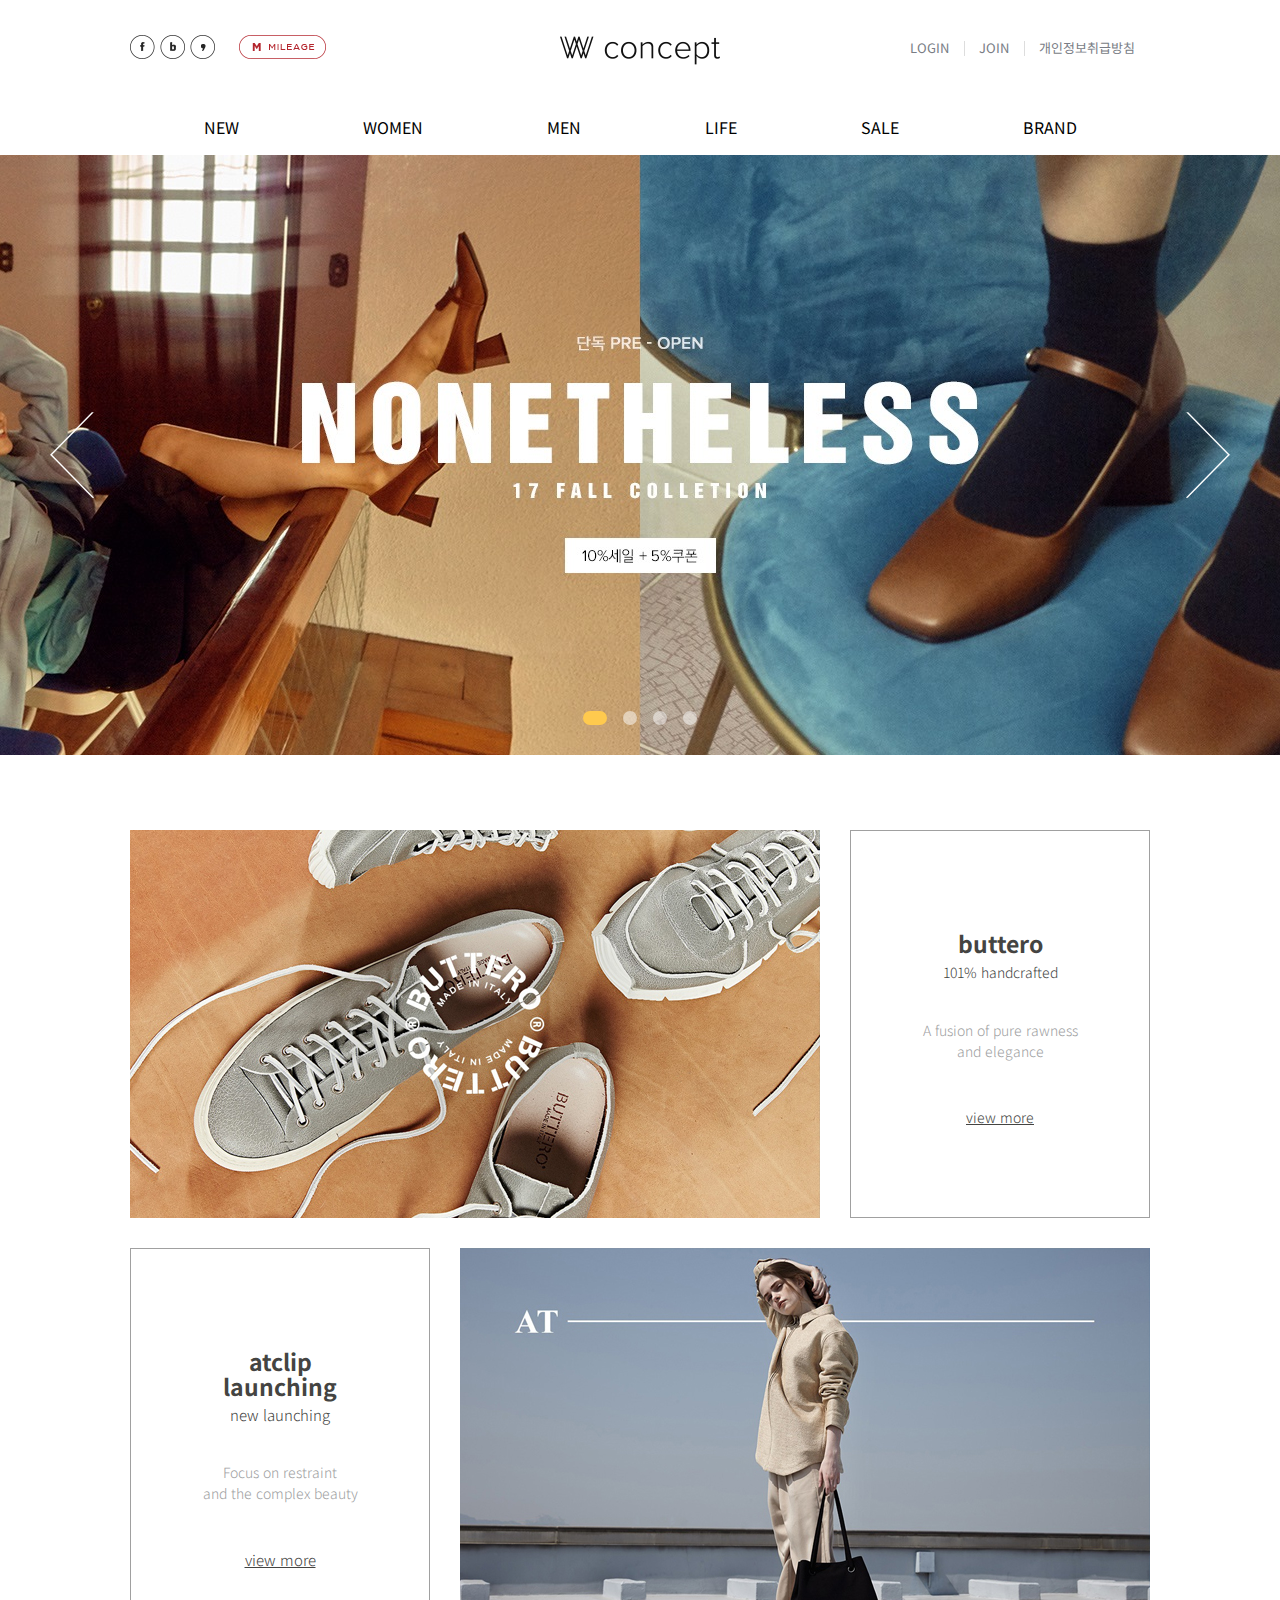
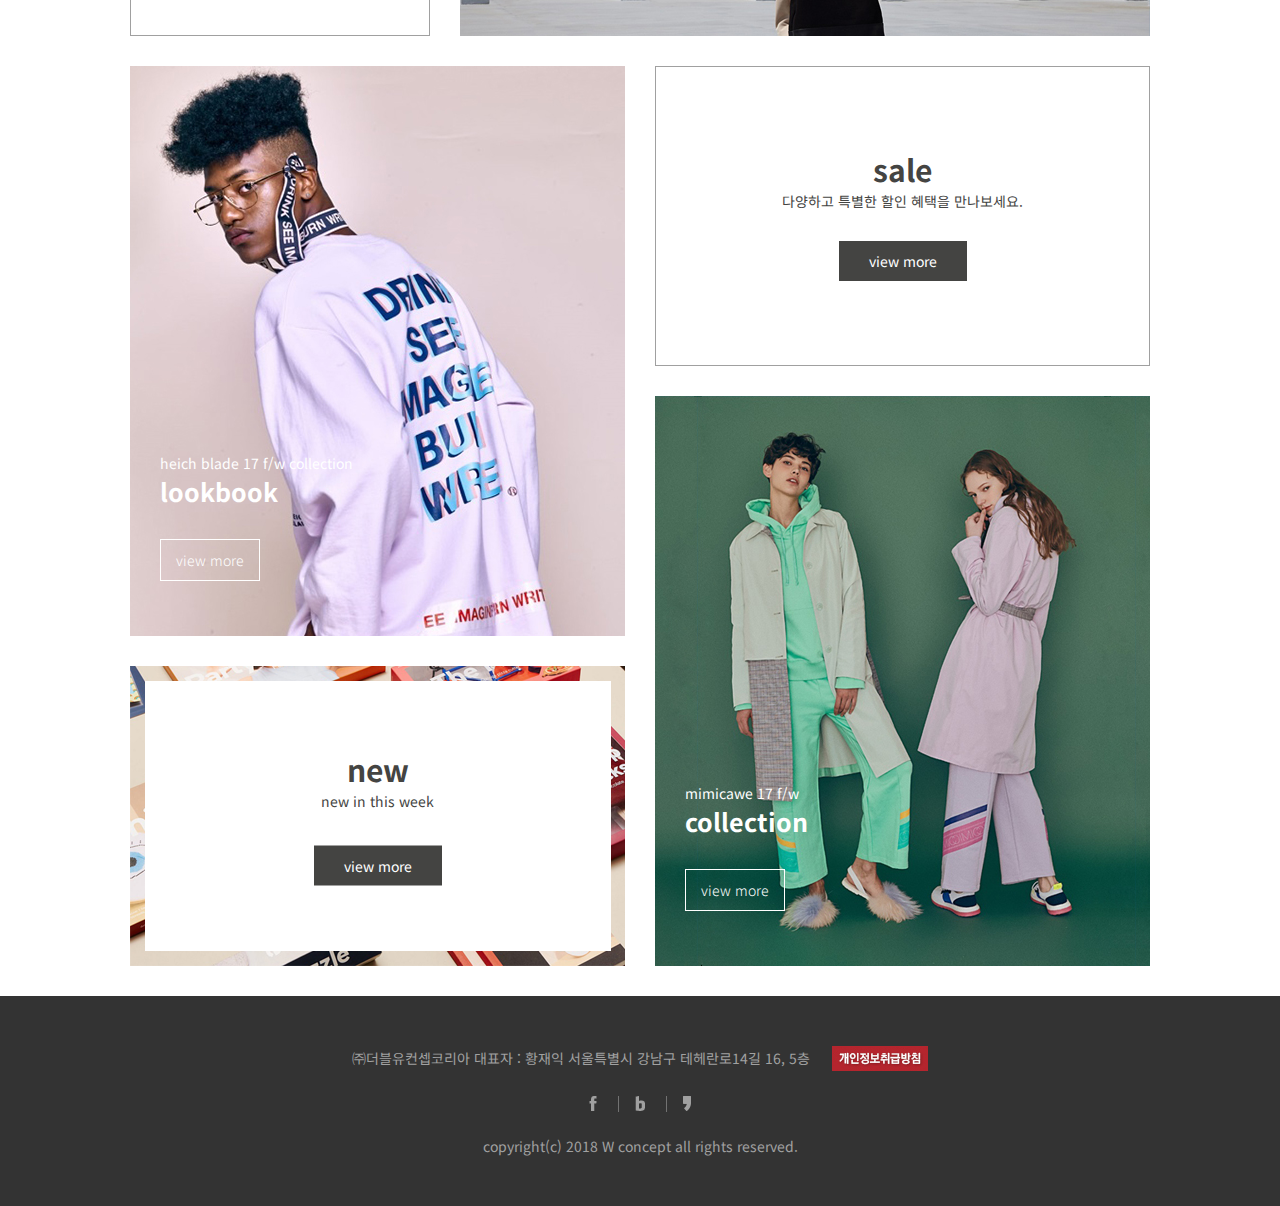
<file: case1/index.html>
<!DOCTYPE html>
<html lang="ko">
<head>
<title>W concept</title>
<meta charset="utf-8">
<meta name="viewport" content="width=device-width, initial-scale=1.0, maximum-scale=1">
<link rel="stylesheet" href="https://unpkg.com/swiper/swiper-bundle.min.css">
<link rel="shortcut icon" type="image/x-icon" href="images/favicon.ico" sizes="16x16">
<link rel="icon" type="image/x-icon" href="images/favicon.ico" sizes="16x16">
<meta http-equiv="Content-Security-Policy" content="upgrade-insecure-requests">
<link rel="stylesheet" href="css/reset.css">
<link rel="stylesheet" href="css/font.css">
<link rel="stylesheet" href="css/style.css">
<script src="https://code.jquery.com/jquery-1.10.1.min.js" ></script>
<script src="js/main.js"></script>
</head>

<body>
	<a href="#content" class="skip_nav">본문 바로가기</a>

	<div class="wrapper">
		<header id="header">
			<div class="top">
				<div class="left">
					<div class="sns">
						<ul>
							<li><a href=""><img src="images/social_icon1.gif" alt="facebook"></a></li>
							<li><a href=""><img src="images/social_icon2.gif" alt="facebook"></a></li>
							<li><a href=""><img src="images/social_icon3.gif" alt="facebook"></a></li>
						</ul>
					</div>
					<a href=""><img src="images/btn_mileage.gif" alt="mileage"></a>
				</div>
				<div class="logo"><a href=""><h1><img src="images/logo.png"></h1></a></div>
				<div class="right">
					<ul>
						<li><a href="">LOGIN</a></li>
						<li><a href="">JOIN</a></li>
						<li><a href="">개인정보취급방침</a></li>
					</ul>
				</div>
			</div>
			<div class="menu">
				<nav id="gnb">
					<ul>
						<li>
							<a href="">NEW</a>
							<ul>
								<li><a href="">ARRIVED</a></li>
								<li><a href="">NEW</a></li>
							</ul>
						</li>
						<li>
							<a href="">WOMEN</a>
							<ul>
								<li><a href="">APPAREL</a></li>
								<li><a href="">SHOES</a></li>
								<li><a href="">BAGS</a></li>
								<li><a href="">ACCESSORIES</a></li>
							</ul>
						</li>
						<li>
							<a href="">MEN</a>
							<ul>
								<li><a href="">APPAREL</a></li>
								<li><a href="">SHOES</a></li>
								<li><a href="">BAGS & ACC</a></li>
							</ul>
						</li>
						<li>
							<a href="">LIFE</a>
							<ul>
								<li><a href="">APARTMENT</a></li>
								<li><a href="">ELECTRONICS</a></li>
								<li><a href="">CULTURE</a></li>
								<li><a href="">BEAUTY</a></li>
							</ul>
						</li>
						<li>
							<a href="">SALE</a>
							<ul>
								<li><a href="">SALE</a></li>
								<li><a href="">SALE EVENT</a></li>
							</ul>
						</li>
						<li>
							<a href="">BRAND</a>
							<ul>
								<li><a href="">EXCLUSIVE</a></li>
								<li><a href="">TOP</a></li>
							</ul>
						</li>
					</ul>
				</nav>
			</div>
		</header>

		<div class="slider">
			<div class="slider_moving">
				<ul>
					<li><a href=""><img src="images/key1.jpg" alt="key1"></a></li>
					<li><a href=""><img src="images/key2.jpg" alt="key2"></a></li>
					<li><a href=""><img src="images/key3.jpg" alt="key3"></a></li>
					<li><a href=""><img src="images/key4.jpg" alt="key4"></a></li>
				</ul>
			</div>
			<div class="direction">
				<a href="" class="left"><img src="images/btn_left.png" alt="left"></a>
				<a href="" class="right"><img src="images/btn_right.png" alt="right"></a>
			</div>
			<div class="control">
				<ul>
					<li><a href="">1</a></li>
					<li><a href="">2</a></li>
					<li><a href="">3</a></li>
					<li><a href="">4</a></li>
				</ul>
			</div>
		</div>


		<section id="content">
			<div class="content1 clearfix">
				<div class="con1_1">
					<a href=""><img src="images/buttero.jpg" alt="buttero"></a>
				</div>
				<div class="con1_2">
					<a href="">
						<h4>buttero</h4>
						<span>101% handcrafted</span>
						<p>A fusion of pure rawness <br> and elegance</p>
						<span class="button">view more</span>
					</a>
				</div>
			</div>
			<div class="content2 clearfix">
				<div class="con2_1">
					<a href="">
						<h4>atclip launching</h4>
						<span>new launching</span>
						<p>Focus on restraint <br> and the complex beauty</p>
						<span class="button">view more</span>
					</a>
				</div>
				<div class="con2_2">
					<a href=""><img src="images/atclip.jpg" alt="atclip"></a>
				</div>
			</div>
			<div class="content3 clearfix">
				<div class="con3_1 clearfix">
					<div class="top1">
						<a href="">
							<img src="images/heich.jpg" alt="heitch">
							<div class="text">
								<p>heich blade 17 f/w collection</p>
								<h4>lookbook</h4>
								<span class="button">view more</span>
							</div>
						</a>
					</div>
					<div class="bot1">
						<a href="">
							<img src="images/new.png" alt="new">
							<div class="text">
								<h4>new</h4>
								<p>new in this week</p>
								<span>view more</span>
							</div>
						</a>
					</div>
				</div>

				<div class="con3_2">
					<div class="top2">
						<a href="">
							<h4>sale</h4>
							<p>다양하고 특별한 할인 혜택을 만나보세요.</p>
							<span>view more</span>
						</a>
					</div>
					<div class="bot2">
						<a href="">
							<img src="images/mimic.jpg" alt="mimic">
							<div class="text">
								<p>mimicawe 17 f/w</p>
								<h4>collection</h4>
								<span class="button">view more</span>
							</div>
						</a>
					</div>
				</div>
			</div>
		</section>
		<footer id="footer">
			<div class="text">
				<span>㈜더블유컨셉코리아 대표자 : 황재익 서울특별시 강남구 테헤란로14길 16, 5층</span>  
				<a href=""><img src="images/private_ot.png" alt="private"></a>
			</div>
			<div class="sns">
				<ul>
					<li><a href=""><img src="images/facebook_ot.png" alt="facebook"></a></li>
					<li><a href=""><img src="images/blog_ot.png" alt="blog"></a></li>
					<li><a href=""><img src="images/kakao_ot.png" alt="kakao"></a></li>
				</ul>
			</div>
			<div class="copyright"> copyright(c) 2018 W concept all rights reserved. </div>
		</div>
	</footer>
	</div>
</body>
</html>
</file>
<file: case1/css/font.css>
@charset "utf-8";
@import url('https://fonts.googleapis.com/css2?family=Roboto:wght@100;300;400&display=swap');
@import url('https://fonts.googleapis.com/css2?family=Noto+Sans+KR:wght@100;300;400&display=swap');

body {
	font-family: "Roboto", "Noto Sans KR", sans-serif; /* 영문 타입, 한글 타입, 유형 */
}
</file>
<file: case1/css/style.css>
@charset "utf-8";

body, h1, h2, h3, h4, h5, h6, p, ul, ol, table, dl, dd {
   margin: 0;
   padding: 0;
}
h1 {
   font-size: 16px;
}
a {
   text-decoration: none;
   color: #000;
}
ul, ol {
   list-style: none;
}
img {
   max-width: 100%;
   vertical-align: top;
   border: none;
}
body {
   font-family: "Open Sans", "Noto Sans KR", sans-serif;
   font-size: 1em;
}
.skip_nav {
	position: fixed;
	z-index: 9999;
	left: 0;
	top: -9999px;
	width: 100%;
	line-height: 40px;
	font-size: 14px;
	text-align: center;
	background-color: #999;
	color: #fff;
}
.skip_nav:focus {
	top: 0;
}
.clearfix::after {
	content: "";
	display: block;
	clear: both;
}
.wrapper {
	margin: 0 auto;
}
#header .top {
	position: relative;
	margin: 0 auto;	
	width: 1020px;
	height: 100px;
}
#header .top .left {
	float: left;
	margin-top:35px;
}
#header .top .left .sns {
	display: inline-block;
	font-size:0;
	margin-right: 20px;
}
#header .top .left .sns li {
	float: left;
	margin-right: 5px;
}
#header .top .left .sns li:last-child {
	margin-right: 0;
}
#header .logo {
	position: absolute;
	top: 50%;
	left: 50%;
	transform: translate(-50%, -50%);
}
#header .right {
	float: right;
	margin-top: 36px;
	font-size: 0;
}
#header .right li {
	display: inline-block;
	position: relative;
}
#header .right li::after {
	content: "";
	position: absolute;
	top: 5px;
	width: 1px;
	height: 15px;
	background-color: #dddddd;
}
#header .right li:first-child::after {
	display:none;
}
#header .right li a {
	display: block;
	line-height: 24px;
	padding: 0 15px;
	color: #797d85;
	font-size: 13px;
}
#header .right li:last-child a {
	padding-right:none;
}

#header .menu {
	overflow: hidden;
	position: absolute;
	top: 100px;
	width: 100%;
	z-index:1000;
	height: 55px;
	background-color: #fff;
	transition: height 0.3s;
}
/* #header .menu:hover, */
#header .menu.active {
	height: 240px;
}
/* GNB */
#gnb {
	position: absolute;
	top: 0;
	left: 0;
	width: 100%;
	height: 55px;
	text-align: center;
}
#gnb > ul > li {
	position: relative;
	display: inline-block;
}
#gnb > ul > li > a {
	display: block;
	line-height: 55px; 
	padding: 0 60px;
	font-size: 16px; 
	transition: all 0.2s;
}
#gnb > ul > li:hover > a,
#gnb > ul > li.active > a {
	color: #ffca4e;
}
#gnb li ul {
	position: absolute;
	left: 50%;
	transform: translateX(-50%);
	margin-top: 10px;
	width: 100%;
}
#gnb li ul a {
	display: block;
	font-size: 14px;
	font-weight: 300;
	line-height: 35px;
	transition: all 0.2s;
}
#gnb li ul a:hover,
#gnb li ul a:focus {
	text-decoration: underline;
	color: #ffca4e;
}

/* slider */
.slider {
	position: relative;
	margin: 0 auto;
	height: 600px;
	overflow: hidden;
	min-width: 1020px;
	margin-top: 55px;
}
.slider .slider_moving li {
	position: absolute;
	left: 0;
	right: 0;
	width: 100%;
	height: 100%;
	opacity: 0;
	transition: opacity 0.4s;
}
.slider .slider_moving li.active {
	opacity: 1;
}
.slider .slider_moving li img {
	width: 100%;
	height: 100%;
	object-fit: cover;
}
.slider .direction a {
	position: absolute;
	top: 50%;
	transform: translateY(-50%);
}

.slider .direction a.left {
	left: 50px;
}
.slider .direction a.right {
	right: 50px;
}
.slider .control {
	position: absolute;
	left:50%;
	bottom: 25px;
	z-index: 501;
	transform: translateX(-50%);
}
.slider .control li {
	display: inline-block;
	margin: 0 6px;
}
.slider .control li a{
	display: block;
	width: 14px;
	height: 14px;
	z-index: 501;
	overflow: hidden;
	text-indent: -9999px;
	background-color: rgba(255,255,255,.5);
	border-radius: 7px;
	transition: all 0.3s;
}
.slider .control li.current a {
	background-color: #ffca4e;
	width: 24px;
}
/* content */
#content {
	margin: 0 auto;
	width: 1020px;
	margin-top: 75px;

}

/* content1 */
#content .con1_1 {
	float: left;
	margin-right: 30px;
}
#content .con1_1 a {
	display: block;
	overflow: hidden;
}
#content .con1_1 img {
	width: 100%;
	height: 100%;
	object-fit: cover;
	transform: scale(1);
	transition: transform 0.3s;
}
#content .con1_1 a:hover img, 
#content .con1_1 a:focus img {
	transform: scale(1.1);
}
#content .con1_2 {
	float: right;
	text-align: center;
}
#content .con1_2 a {
	display:block;
	width:300px;
	height: 388px;
	border: 1px solid #a0a0a0;
	padding: 100px 65px;
	box-sizing: border-box;
	font-size: 23px;
	color: #444442;
	line-height: 25px;
}
#content .con1_2 a span {
	font-size: 14px;
	font-weight: 300;
}
#content .con1_2 a p {
	font-size: 14px;
	color: #9ea09f;
	padding: 35px 0;
	font-weight: 300;
	transition: text-decoration 0.3s;
	line-height: 21px;
}
#content .con1_2 a:hover p,
#content .con1_2 a:focus p {
	text-decoration: underline;
}
#content .con1_2 a .button {
	display: inline-block;
	padding: 8px 25px;
	text-decoration: underline;
	transition: all 0.3s;
}
#content .con1_2 a:hover .button,
#content .con1_2 a:focus .button {
	text-decoration: none;
	background-color: #b5252e;
	color: #fff;
}

/* content2 */
#content .content2 {
	margin-top: 30px;
}
#content .content2 .con2_1 {
	float: left;
	margin-right: 30px;
	text-align: center;
}
#content .content2 .con2_1 a {
	display: block;
	width: 300px;
	height: 388px;
	border: 1px solid #a0a0a0;
	padding: 100px 60px;
	box-sizing: border-box;
	font-size: 23px;
	color: #444442;
	line-height: 25px;
}
#content .content2 .con2_1 a span {
	font-size: 15px;
	font-weight: 300;
}
#content .content2 .con2_1 a p {
	font-size: 14px;
	padding: 35px 0;
	color: #9ea09f;
	font-weight: 300;
	line-height: 21px;
}
#content .content2 .con2_1 a:hover p,
#content .content2 .con2_1 a:focus p {
	text-decoration: underline;
}
#content .content2 .con2_1 a .button {
	display: inline-block;
	padding: 8px 25px;
	text-decoration: underline;
	transition: all 0.3s;
}
#content .con2_1 a:hover .button,
#content .con2_1 a:focus .button {
	text-decoration: none;
	background-color: #b5252e;
	color: #fff;
}
#content .content2 .con2_2 {
	float: right;
}
#content .content2 .con2_2 a {
	display: block;
	overflow: hidden;
}
#content .con2_2 img {
	width: 100%;
	height: 100%;
	object-fit: cover;
	transform: scale(1);
	transition: transform 0.3s;
}
#content .con2_2 a:hover img,
#content .con2_2 a:focus img {
	transform: scale(1.1);
} 

/* content3 */
#content .content3 {
	margin-top: 30px;
}
#content .content3 .con3_1 {
	float: left;
	margin-right: 30px;
}

#content .content3 .con3_1 .top1 {
	position: relative;
}
#content .content3 .con3_1 .top1 a p {
	font-size: 14px;
}
#content .content3 .con3_1 .top1 a {
	display: block;
	color: #fff;
	font-size: 25px;
}
#content .content3 .con3_1 .top1 a .button {
	display:inline-block;
	font-size: 14px;
	padding: 10px 15px;
	border: 1px solid #fff;
	margin-top: 30px;
	font-weight: 300;
	transition: all 0.3s;
}
#content .con3_1 .top1 a:hover .button,
#content .con3_1 .top1 a:focus .button {
	background-color: #fff;
	color: #444442;
}
#content .content3 .con3_1 .top1 a .text {
	position: absolute;
	bottom: 55px;
	left: 30px;
}
#content .content3 .con3_1 .bot1 {
	margin-top: 30px;
	position: relative;
}
#content .content3 .con3_1 .bot1 a {
	display:block;
	box-sizing: border-box;
	text-align: center;
	font-size: 30px;
	color: #444442;
}
#content .con3_1 .bot1 a img {
	width: 100%;
	height: 100%;
	object-fit: cover;
}
#content .con3_1 .bot1 a .text {
	position: absolute;
	left: 50%;
	top: 50%;
	transform: translate(-50%, -50%);
	transition: all 0.3s;
}
#content .con3_1 .bot1 a:hover,
#content .con3_1 .bot1 a:focus {
	background: url(../images/new1.jpg) no-repeat center center;
	background-size: 100%;
	color: #fff;
}
#content .content3 .con3_1 .bot1 a p {
	font-size: 14px;
}
#content .con3_1 .bot1 a span {
	display:inline-block;
	font-size:14px;
	background-color: #444442;
	color: #fff;
	padding: 10px 30px;
	margin-top: 35px;
	transition: all 0.3s;
}
#content .con3_1 .bot1 a:hover span,
#content .con3_1 .bot1 a:focus span {
	background-color: #b5252e;
}
#content .content3 .con3_2 {
	float: right;
}
#content .content3 .con3_2 .top2 {
	text-align: center;
}
#content .content3 .con3_2 .top2 a {
	display: block;
	width: 495;
	height: 300px;
	border: 1px solid #a0a0a0;
	box-sizing: border-box;
	font-size: 30px;
	color: #444442;
	padding: 80px 115px;
	transition: all 0.3s;
}
#content .con3_2 .top2 a:hover,
#content .con3_2 .top2 a:focus {
	background: url(../images/sale.jpg) no-repeat center center;
	background-size: 100%;
	color: #fff;
}
#content .content3 .con3_2 .top2 a p {
	font-size: 14px;
}
#content .content3 .con3_2 .top2 a span {
	display: inline-block;
	font-size: 14px;
	background-color: #444442;
	color: #fff;
	padding: 10px 30px;
	margin-top: 30px;
	transition: all 0.3s;
}
#content .con3_2 .top2 a:hover span,
#content .con3_2 .top2 a:focus span {
	background-color: #b5252e;
}
#content .content3 .con3_2 .bot2 {
	position: relative;
	margin-top: 30px;
}
#content .content3 .con3_2 .bot2 a .text {
	position: absolute;
	bottom: 55px;
	left: 30px;
}
#content .content3 .con3_2 .bot2 a {
	display: block;
	color: #fff;
	font-size: 25px;
}
#content .content3 .con3_2 .bot2 a p {
	font-size: 14px;
}
#content .content3 .con3_2 .bot2 a .button {
	display: inline-block;
	font-size: 14px;
	border: 1px solid #fff;
	padding: 10px 15px;
	margin-top: 30px;
	transition: all 0.3s;
	font-weight: 300;
}
#content .con3_2 .bot2 a:hover .button,
#content .con3_2 .bot2 a:focus .button {
	background-color: #fff;
	color: #444442;
}
/* footer */
#footer {
	background-color: #333;
	margin-top: 30px;
	text-align: center;
	color: #a1a1a1;
	padding: 50px 0;
	font-size: 14px;
}
#footer .text span {
	display: inline-block;
	vertical-align: middle;
	margin-right: 18px;	
	/* font-size: 0; */
}
#footer .sns li {
	position: relative;
	display: inline-block;
	vertical-align: middle;
}
#footer .sns li::after {
	content: "";
	position: absolute;
	top: 25px;
	left: 0;
	width: 1px;
	height: 16px;
	background-color: #727272;
}
#footer .sns li:first-child::after {
	display: none;
}
#footer .sns li a {
	display:block;
	padding: 25px 17px;
	line-height: 14px;
}
</file>
